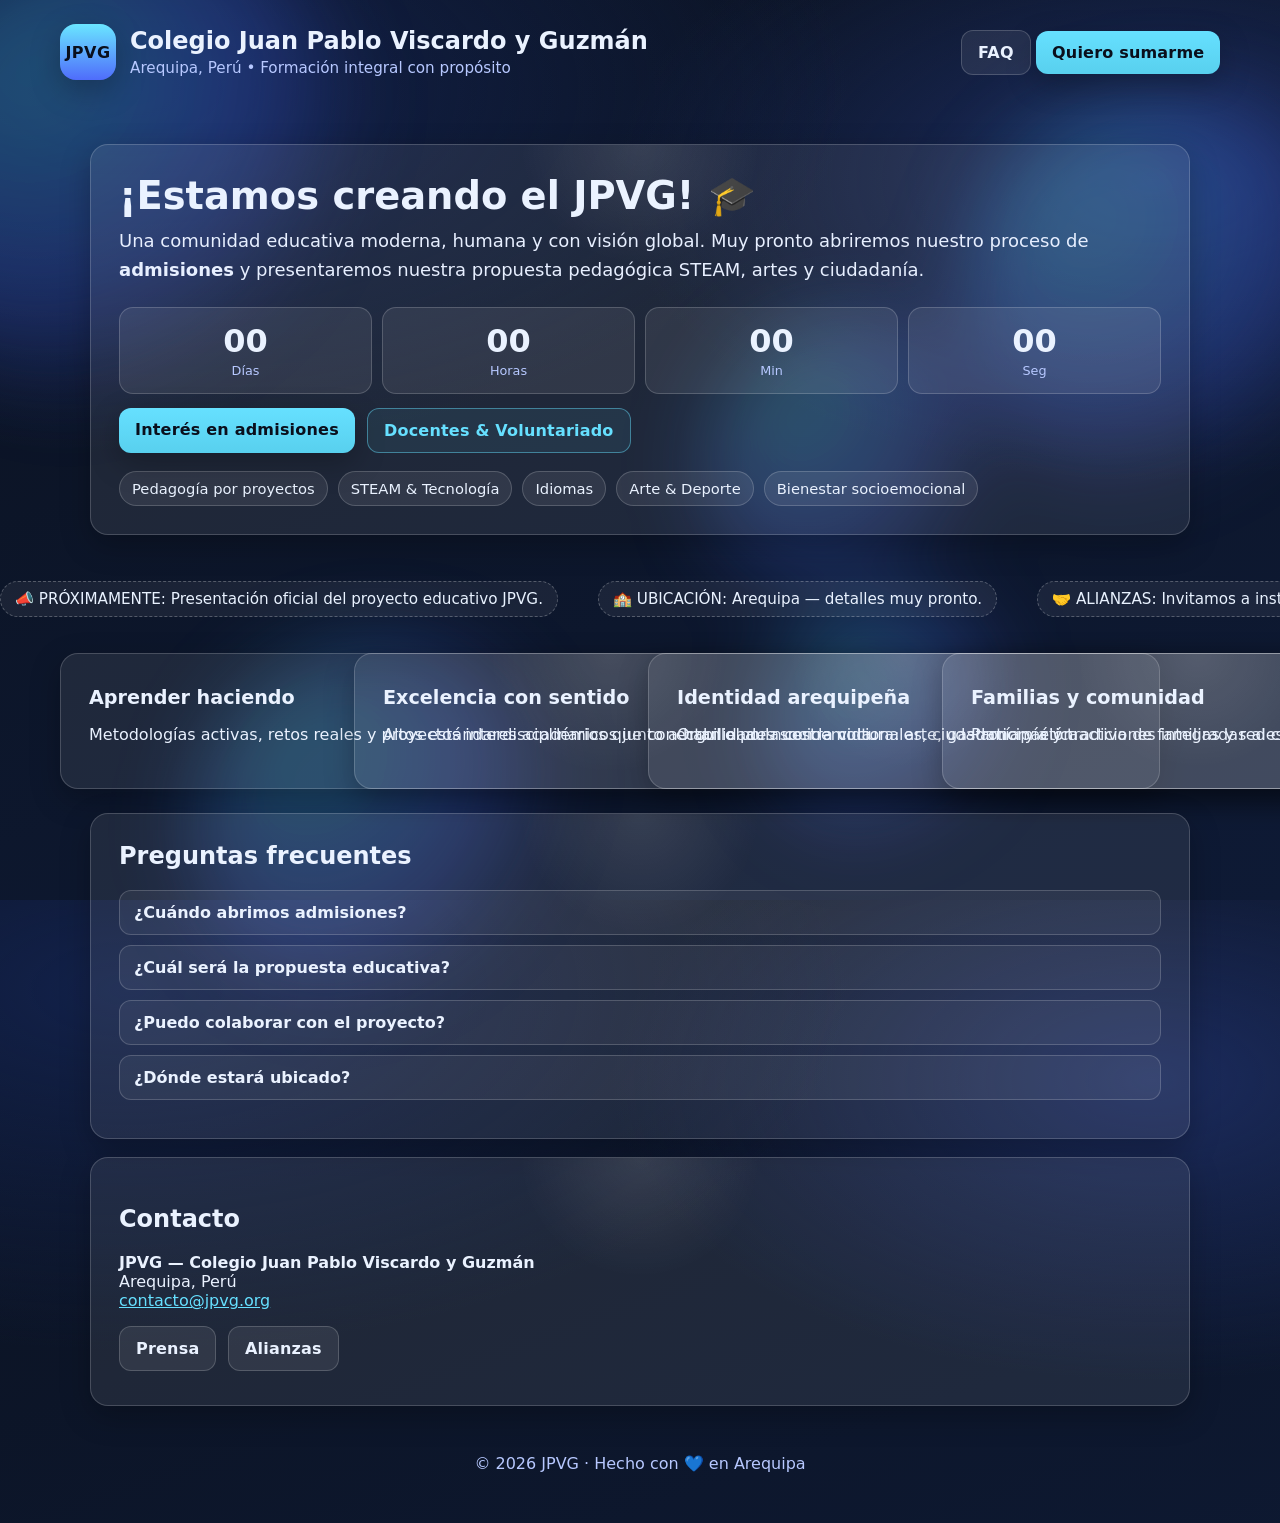
<file: index.html>
<!DOCTYPE html>
<html lang="es">
<head>
  <meta charset="UTF-8" />
  <meta name="viewport" content="width=device-width, initial-scale=1" />
  <title>JPVG | Colegio Juan Pablo Viscardo y Guzmán — Arequipa</title>
  <meta name="description" content="Sitio oficial en construcción del Colegio Juan Pablo Viscardo y Guzmán (JPVG) - Arequipa, Perú. Próximamente matrículas, admisiones, noticias y más." />
  <link rel="preconnect" href="https://fonts.gstatic.com" crossorigin>
  <link rel="stylesheet" href="style.css" />
  <link rel="icon" href="data:image/svg+xml,%3Csvg xmlns='http://www.w3.org/2000/svg'%3E%3Ctext y='32' font-size='32' %3E🎓%3C/text%3E%3C/svg%3E">
</head>
<body>
  <!-- Fondo animado -->
  <div class="bg-animated" aria-hidden="true">
    <span></span><span></span><span></span><span></span><span></span>
  </div>

  <header class="site-header">
    <div class="brand">
      <div class="logo" aria-hidden="true">JPVG</div>
      <div class="titles">
        <h1 class="brand-name">Colegio Juan Pablo Viscardo y Guzmán</h1>
        <p class="brand-meta">Arequipa, Perú • Formación integral con propósito</p>
      </div>
    </div>
    <nav class="top-actions">
      <a class="btn ghost" href="#faq">FAQ</a>
      <a class="btn primary" href="mailto:contacto@jpvg.org?subject=Quiero%20sumarme%20al%20JPVG">Quiero sumarme</a>
    </nav>
  </header>

  <main>
    <!-- Hero -->
    <section class="hero">
      <div class="glass card hero-card">
        <h2>¡Estamos creando el JPVG! 🎓</h2>
        <p class="lead">
          Una comunidad educativa moderna, humana y con visión global.
          Muy pronto abriremos nuestro proceso de <strong>admisiones</strong> y
          presentaremos nuestra propuesta pedagógica STEAM, artes y ciudadanía.
        </p>

        <!-- Contador (ajusta data-launch para la fecha objetivo) -->
        <div class="countdown" data-launch="2026-03-01T12:00:00">
          <div class="cd-item"><span class="num" id="cd-days">--</span><span class="lab">Días</span></div>
          <div class="cd-item"><span class="num" id="cd-hours">--</span><span class="lab">Horas</span></div>
          <div class="cd-item"><span class="num" id="cd-mins">--</span><span class="lab">Min</span></div>
          <div class="cd-item"><span class="num" id="cd-secs">--</span><span class="lab">Seg</span></div>
        </div>

        <div class="cta-row">
          <a class="btn primary" href="mailto:admisiones@jpvg.org?subject=Interés%20en%20admisión%20JPVG&body=Hola%2C%20quisiera%20recibir%20información%20de%20admisiones.">Interés en admisiones</a>
          <a class="btn outline" href="mailto:talento@jpvg.org?subject=Docencia%20o%20voluntariado%20JPVG">Docentes & Voluntariado</a>
        </div>

        <ul class="pill-list" role="list">
          <li>Pedagogía por proyectos</li>
          <li>STEAM & Tecnología</li>
          <li>Idiomas</li>
          <li>Arte & Deporte</li>
          <li>Bienestar socioemocional</li>
        </ul>
      </div>
    </section>

    <!-- Ticker de novedades -->
    <section class="ticker" aria-label="Novedades JPVG">
      <div class="ticker-track">
        <span>📣 PRÓXIMAMENTE: Presentación oficial del proyecto educativo JPVG.</span>
        <span>🏫 UBICACIÓN: Arequipa — detalles muy pronto.</span>
        <span>🤝 ALIANZAS: Invitamos a instituciones y empresas a colaborar.</span>
        <span>🧪 STEAM LAB: laboratorio creativo y clubes de ciencia.</span>
        <span>🎭 Artes: música, teatro y expresiones culturales locales.</span>
      </div>
    </section>

    <!-- Tarjetas de propuesta -->
    <section class="features">
      <article class="glass card">
        <h3>Aprender haciendo</h3>
        <p>Metodologías activas, retos reales y proyectos interdisciplinarios que conectan el aula con la vida.</p>
      </article>
      <article class="glass card">
        <h3>Excelencia con sentido</h3>
        <p>Altos estándares académicos junto a habilidades socioemocionales, ciudadanía y ética.</p>
      </article>
      <article class="glass card">
        <h3>Identidad arequipeña</h3>
        <p>Orgullo por nuestra cultura: arte, gastronomía y tradiciones integradas al currículo.</p>
      </article>
      <article class="glass card">
        <h3>Familias y comunidad</h3>
        <p>Participación activa de familias y redes locales para un desarrollo integral del estudiante.</p>
      </article>
    </section>

    <!-- FAQ -->
    <section id="faq" class="faq glass card">
      <h2>Preguntas frecuentes</h2>
      <details>
        <summary>¿Cuándo abrimos admisiones?</summary>
        <p>Pronto anunciaremos el calendario. Déjanos un correo a <a href="mailto:admisiones@jpvg.org">admisiones@jpvg.org</a> y te avisamos primero.</p>
      </details>
      <details>
        <summary>¿Cuál será la propuesta educativa?</summary>
        <p>Programa STEAM, aprendizaje por proyectos, enfoque socioemocional, artes y deportes, con identidad cultural arequipeña.</p>
      </details>
      <details>
        <summary>¿Puedo colaborar con el proyecto?</summary>
        <p>Sí. Buscamos docentes, voluntarios, aliados y patrocinadores. Escríbenos a <a href="mailto:talento@jpvg.org">talento@jpvg.org</a>.</p>
      </details>
      <details>
        <summary>¿Dónde estará ubicado?</summary>
        <p>En Arequipa. Publicaremos dirección y avances de obra en esta página.</p>
      </details>
    </section>

    <!-- Pie con contacto -->
    <section class="contact glass card">
      <h2>Contacto</h2>
      <p><strong>JPVG — Colegio Juan Pablo Viscardo y Guzmán</strong><br>
        Arequipa, Perú<br>
        <a href="mailto:contacto@jpvg.org">contacto@jpvg.org</a>
      </p>
      <div class="cta-row">
        <a class="btn ghost" href="mailto:prensa@jpvg.org?subject=Prensa%20y%20comunicaciones">Prensa</a>
        <a class="btn ghost" href="mailto:alianzas@jpvg.org?subject=Alianzas%20institucionales">Alianzas</a>
      </div>
    </section>
  </main>

  <footer class="site-footer">
    © <span id="year"></span> JPVG · Hecho con 💙 en Arequipa
  </footer>

  <script>
    // Año dinámico en el footer
    document.getElementById('year').textContent = new Date().getFullYear();

    // Contador
    (function () {
      const root = document.querySelector('.countdown');
      if (!root) return;
      const target = new Date(root.getAttribute('data-launch') || new Date().toISOString());
      const d = el => document.getElementById(el);

      function pad(n) { return String(n).padStart(2, '0'); }

      function tick() {
        const now = new Date();
        const diff = target - now;
        if (diff <= 0) {
          d('cd-days').textContent = '00';
          d('cd-hours').textContent = '00';
          d('cd-mins').textContent = '00';
          d('cd-secs').textContent = '00';
          root.setAttribute('aria-label', 'El JPVG ha iniciado');
          return;
        }
        const secs = Math.floor(diff / 1000) % 60;
        const mins = Math.floor(diff / (1000 * 60)) % 60;
        const hours = Math.floor(diff / (1000 * 60 * 60)) % 24;
        const days = Math.floor(diff / (1000 * 60 * 60 * 24));
        d('cd-days').textContent = days;
        d('cd-hours').textContent = pad(hours);
        d('cd-mins').textContent = pad(mins);
        d('cd-secs').textContent = pad(secs);
        requestAnimationFrame(tick);
      }
      tick();
    })();

    // Micro-interacción: elevar tarjetas al pasar el mouse en desktop
    const cards = document.querySelectorAll('.card');
    cards.forEach(c => {
      c.addEventListener('mousemove', e => {
        const r = c.getBoundingClientRect();
        const x = e.clientX - r.left;
        const y = e.clientY - r.top;
        c.style.setProperty('--mx', x + 'px');
        c.style.setProperty('--my', y + 'px');
      });
      c.addEventListener('mouseleave', () => {
        c.style.removeProperty('--mx');
        c.style.removeProperty('--my');
      });
    });
  </script>
</body>
</html>
</file>
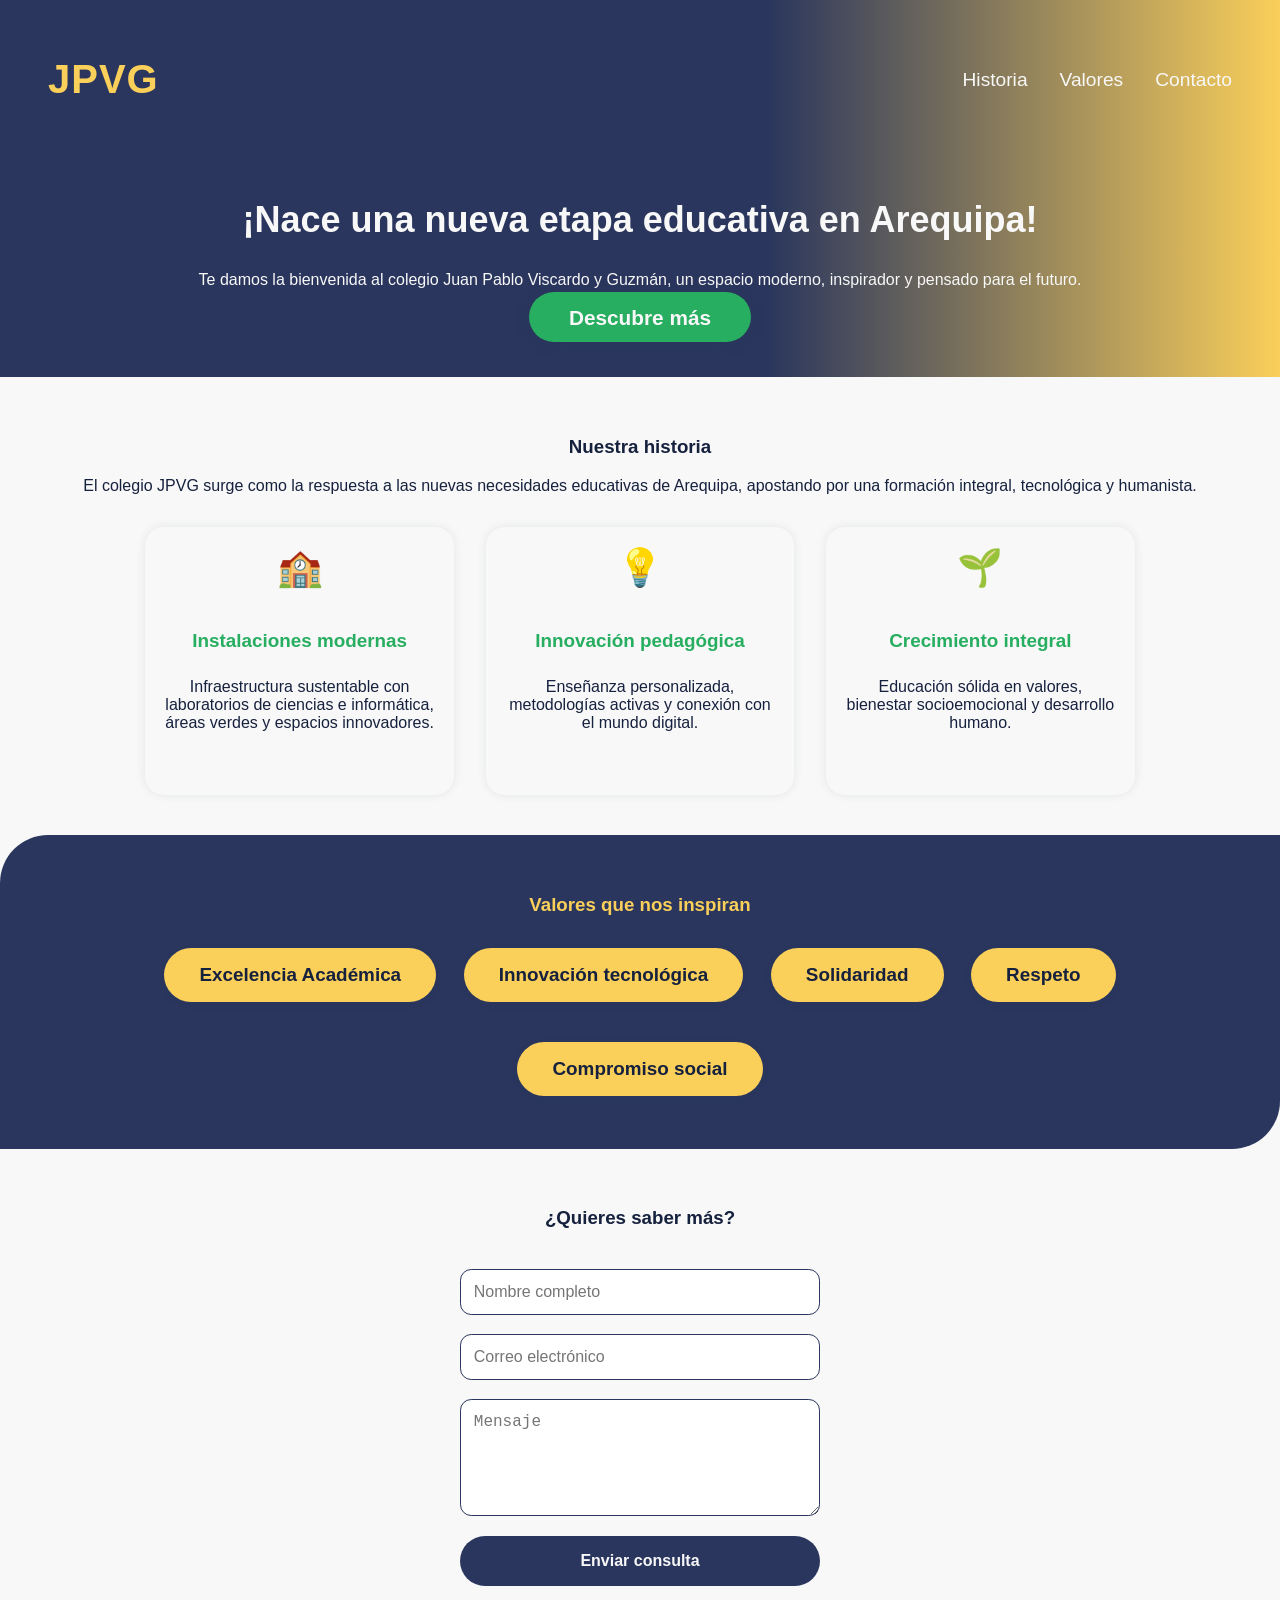
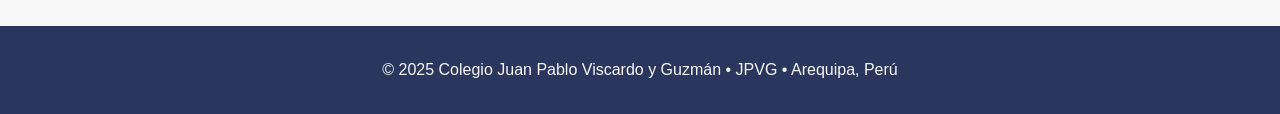
<file: 2.html>
<!DOCTYPE html>
<html lang="es">
<head>
  <meta charset="UTF-8">
  <meta name="viewport" content="width=device-width, initial-scale=1.0">
  <title>JPVG | Colegio Juan Pablo Viscardo y Guzmán</title>
  <link rel="stylesheet" href="styles.css">
</head>
<body>
  <header>
    <nav>
      <h1 class="logo">JPVG</h1>
      <ul>
        <li><a href="#historia">Historia</a></li>
        <li><a href="#valores">Valores</a></li>
        <li><a href="#contacto">Contacto</a></li>
      </ul>
    </nav>
    <div class="hero">
      <h2>¡Nace una nueva etapa educativa en Arequipa!</h2>
      <p>Te damos la bienvenida al colegio Juan Pablo Viscardo y Guzmán, un espacio moderno, inspirador y pensado para el futuro.</p>
      <a class="cta-btn" href="#historia">Descubre más</a>
    </div>
  </header>
  
  <section id="historia" class="section-light">
    <h3>Nuestra historia</h3>
    <p>El colegio JPVG surge como la respuesta a las nuevas necesidades educativas de Arequipa, apostando por una formación integral, tecnológica y humanista.</p>
    <div class="cards">
      <div class="card">
        <span>🏫</span>
        <h4>Instalaciones modernas</h4>
        <p>Infraestructura sustentable con laboratorios de ciencias e informática, áreas verdes y espacios innovadores.</p>
      </div>
      <div class="card">
        <span>💡</span>
        <h4>Innovación pedagógica</h4>
        <p>Enseñanza personalizada, metodologías activas y conexión con el mundo digital.</p>
      </div>
      <div class="card">
        <span>🌱</span>
        <h4>Crecimiento integral</h4>
        <p>Educación sólida en valores, bienestar socioemocional y desarrollo humano.</p>
      </div>
    </div>
  </section>
  
  <section id="valores" class="section-dark">
    <h3>Valores que nos inspiran</h3>
    <ul class="values-list">
      <li>Excelencia Académica</li>
      <li>Innovación tecnológica</li>
      <li>Solidaridad</li>
      <li>Respeto</li>
      <li>Compromiso social</li>
    </ul>
  </section>
  
  <section id="contacto" class="section-light">
    <h3>¿Quieres saber más?</h3>
    <form>
      <input type="text" placeholder="Nombre completo" required>
      <input type="email" placeholder="Correo electrónico" required>
      <textarea placeholder="Mensaje" required></textarea>
      <button type="submit">Enviar consulta</button>
    </form>
  </section>
  
  <footer>
    <p>&copy; 2025 Colegio Juan Pablo Viscardo y Guzmán • JPVG • Arequipa, Perú</p>
  </footer>
</body>
</html>
</file>
<file: style.css>
/* ===== Tipografía & tokens ===== */
@font-face {
  font-family: "InterVar";
  src: local("Inter"), local("Inter var");
  font-display: swap;
}
:root{
  --bg1:#0b1220;
  --bg2:#0e1a35;
  --card-bg:rgba(255,255,255,0.08);
  --glass-border:rgba(255,255,255,0.18);
  --txt:#eaf2ff;
  --muted:#b7c8ff;
  --primary:#66e0ff;
  --primary-strong:#58d0ee;
  --shadow: 0 10px 30px rgba(0,0,0,.25);
  --radius: 18px;
}

*{box-sizing:border-box}
html,body{height:100%}
body{
  margin:0;
  color:var(--txt);
  font-family: Inter, InterVar, system-ui, "Segoe UI", Roboto, Arial, sans-serif;
  background: radial-gradient(1200px 600px at 10% 10%, #12214a 0, transparent 60%),
              radial-gradient(900px 500px at 90% 20%, #1b2b5d 0, transparent 60%),
              linear-gradient(160deg, var(--bg1), var(--bg2));
  overflow-x:hidden;
}

/* ===== Fondo animado con burbujas ===== */
.bg-animated{
  position:fixed; inset:0; z-index:-1;
  filter: blur(40px) saturate(120%);
}
.bg-animated span{
  position:absolute; border-radius:50%;
  background: radial-gradient(circle at 30% 30%, #5ae0ff 0, #4f6cfb 45%, transparent 70%);
  opacity:.25; animation: float 18s infinite ease-in-out alternate;
}
.bg-animated span:nth-child(1){ width:500px; height:500px; left:-120px; top:-80px; animation-duration:20s;}
.bg-animated span:nth-child(2){ width:420px; height:420px; right:-100px; top:10%; animation-duration:16s;}
.bg-animated span:nth-child(3){ width:380px; height:380px; left:15%; bottom:-120px; animation-duration:22s;}
.bg-animated span:nth-child(4){ width:260px; height:260px; right:20%; bottom:5%; animation-duration:19s;}
.bg-animated span:nth-child(5){ width:300px; height:300px; left:55%; top:35%; animation-duration:24s;}
@keyframes float{
  to{ transform: translate3d(0,-30px,0) scale(1.06); opacity:.35; }
}

/* ===== Header ===== */
.site-header{
  max-width:1200px; margin:24px auto; padding:0 20px;
  display:flex; align-items:center; justify-content:space-between; gap:16px;
}
.brand{ display:flex; align-items:center; gap:14px; }
.logo{
  width:56px; height:56px; display:grid; place-items:center;
  border-radius:16px;
  background: linear-gradient(180deg,#6ae6ff,#4f6cfb);
  color:#0a0f1c; font-weight:900; letter-spacing:.5px;
  box-shadow: var(--shadow);
}
.brand-name{ font-size: clamp(1.1rem, 2.5vw, 1.5rem); margin:0; }
.brand-meta{ margin:.2rem 0 0; color:var(--muted); font-size:.95rem; }

/* ===== Botones ===== */
.btn{
  display:inline-block; padding:12px 16px; border-radius:12px; text-decoration:none;
  font-weight:700; letter-spacing:.2px; transition: transform .15s ease, background .2s ease, box-shadow .2s ease;
  will-change: transform;
}
.btn:hover{ transform: translateY(-1px); }
.btn:active{ transform: translateY(0); }
.btn.primary{ background: linear-gradient(180deg, var(--primary), var(--primary-strong)); color:#0a0f1c; box-shadow: var(--shadow); }
.btn.ghost{ background: rgba(255,255,255,.08); color:var(--txt); border:1px solid var(--glass-border); }
.btn.outline{ color:var(--primary); border:1px solid rgba(102,224,255,.45); background: rgba(102,224,255,.08); }

/* ===== Hero ===== */
.hero{
  display:grid; place-items:center; padding:40px 20px 10px;
}
.hero-card h2{
  font-size: clamp(1.6rem, 4vw, 2.4rem); margin:0 0 8px;
}
.lead{ color:#e7efff; font-size: clamp(1rem, 2.2vw, 1.125rem); margin:8px 0 22px; line-height:1.6; }
.cta-row{ display:flex; gap:12px; flex-wrap:wrap; margin:10px 0 6px; }

.pill-list{
  display:flex; gap:10px; flex-wrap:wrap; margin:18px 0 0; padding:0; list-style:none;
}
.pill-list li{
  padding:8px 12px; border-radius:999px; font-size:.92rem;
  background: rgba(255,255,255,.08); border: 1px solid var(--glass-border); color:#eaf2ff;
}

/* ===== Glass cards ===== */
.glass.card{
  width:min(1100px, 92vw);
  padding: clamp(18px, 3vw, 28px);
  border-radius: var(--radius);
  background: var(--card-bg);
  border:1px solid var(--glass-border);
  box-shadow: var(--shadow);
  position:relative;
  overflow:hidden;
}
.glass.card::before{
  /* resaltado suave al mover el mouse (controlado por --mx/--my) */
  content:""; position:absolute; inset:-1px;
  background: radial-gradient(200px 200px at var(--mx, 50%) var(--my, 0%), rgba(255,255,255,.10), transparent 60%);
  pointer-events:none; transition: background .15s ease;
}

/* ===== Countdown ===== */
.countdown{
  display:grid; grid-template-columns: repeat(4, minmax(68px, 1fr));
  gap:10px; margin: 16px 0 14px;
}
.cd-item{
  background: rgba(255,255,255,.08); border:1px solid var(--glass-border);
  padding:14px 10px; border-radius:14px; text-align:center;
}
.cd-item .num{ font-size: clamp(1.4rem, 4vw, 2rem); font-weight:800; display:block; }
.cd-item .lab{ font-size:.8rem; color:var(--muted); }

/* ===== Ticker ===== */
.ticker{ overflow:hidden; margin:26px auto; }
.ticker-track{
  display:inline-flex; gap:40px; white-space:nowrap; padding:10px 0;
  animation: scroll 28s linear infinite;
  will-change: transform;
}
.ticker-track span{
  padding:8px 14px; border-radius:999px; border:1px dashed rgba(255,255,255,.25);
  background: rgba(255,255,255,.06);
  color:#e9f2ff; font-size:.95rem;
}
@keyframes scroll{
  from{ transform: translateX(0); }
  to{ transform: translateX(-50%); }
}

/* ===== Features ===== */
.features{
  max-width:1200px; margin: 6px auto 24px; padding:0 20px;
  display:grid; gap:16px;
  grid-template-columns: repeat(auto-fit, minmax(250px, 1fr));
}
.features .card h3{ margin:4px 0 8px; font-size:1.2rem; }

/* ===== FAQ ===== */
.faq{ max-width:1100px; margin: 12px auto; }
.faq h2{ margin-top:0; }
details{
  border:1px solid var(--glass-border); background: rgba(255,255,255,.06);
  padding:12px 14px; border-radius:12px; margin:10px 0;
}
details[open]{ background: rgba(255,255,255,.09); }
summary{ cursor:pointer; font-weight:700; list-style:none; }
summary::-webkit-details-marker{ display:none; }

/* ===== Contacto ===== */
.contact{ max-width:1100px; margin: 18px auto; }
.contact a{ color: var(--primary); }

/* ===== Footer ===== */
.site-footer{
  text-align:center; color:var(--muted);
  padding:30px 20px 50px;
}

/* ===== Responsivo ===== */
@media (max-width: 560px){
  .site-header{ flex-direction:column; align-items:flex-start; gap:10px; }
  .top-actions{ display:flex; gap:8px; }
  .brand-meta{ font-size:.9rem; }
  .countdown{ grid-template-columns: repeat(2, minmax(68px, 1fr)); }
}
</file>
<file: styles.css>
/* Paleta de colores institucional */
:root {
  --jpvg-azul: #2a365d;
  --jpvg-amarillo: #facf5a;
  --jpvg-verde: #27ae60;
  --jpvg-blanco: #f8f8f8;
  --jpvg-oscuro: #16213e;
}

body {
  font-family: 'Segoe UI', Arial, sans-serif;
  margin: 0;
  padding: 0;
  background: var(--jpvg-blanco);
  color: var(--jpvg-oscuro);
}

header {
  background: linear-gradient(90deg, var(--jpvg-azul) 60%, var(--jpvg-amarillo) 100%);
  color: var(--jpvg-blanco);
  padding-bottom: 3rem;
}

nav {
  display: flex;
  align-items: center;
  justify-content: space-between;
  padding: 1.5rem 3rem 1rem 3rem;
}

.logo {
  font-size: 2.5rem;
  font-weight: bold;
  color: var(--jpvg-amarillo);
  letter-spacing: 1px;
}

nav ul {
  list-style: none;
  display: flex;
  gap: 2rem;
}

nav a {
  color: var(--jpvg-blanco);
  text-decoration: none;
  font-size: 1.2rem;
  transition: color .3s;
}

nav a:hover {
  color: var(--jpvg-verde);
}

.hero {
  text-align: center;
  margin-top: 3rem;
  animation: fadeIn 1.2s ease-in both;
}

.hero h2 {
  font-size: 2.25rem;
  font-weight: 700;
}

.cta-btn {
  margin-top: 1.4rem;
  background: var(--jpvg-verde);
  color: var(--jpvg-blanco);
  border: none;
  padding: 0.85rem 2.5rem;
  font-size: 1.3rem;
  border-radius: 2rem;
  text-decoration: none;
  transition: background .3s, transform .3s;
  font-weight: 600;
  box-shadow: 0 2px 15px rgba(42,54,93,0.2);
}

.cta-btn:hover {
  background: var(--jpvg-amarillo);
  color: var(--jpvg-oscuro);
  transform: scale(1.04);
}

.section-light,
.section-dark {
  padding: 2.5rem 2rem;
  text-align: center;
}

.section-light {
  background: var(--jpvg-blanco);
  color: var(--jpvg-oscuro);
}

.section-dark {
  background: var(--jpvg-azul);
  color: var(--jpvg-amarillo);
  border-top-left-radius: 3rem;
  border-bottom-right-radius: 3rem;
}

.cards {
  display: flex;
  justify-content: center;
  gap: 2rem;
  margin-top: 2rem;
  flex-wrap: wrap;
}

.card {
  background: var(--jpvg-blanco);
  box-shadow: 0 0 10px rgba(42,54,93,0.10);
  border-radius: 1.2rem;
  padding: 1.2rem 1.2rem;
  width: 270px;
  min-height: 230px;
  display: flex;
  flex-direction: column;
  align-items: center;
  transition: transform .3s, box-shadow .3s;
}

.card:hover {
  transform: translateY(-6px) scale(1.03);
  box-shadow: 0 6px 24px rgba(42,54,93,0.13);
}

.card span {
  font-size: 2.3rem;
  margin-bottom: 1rem;
}

.card h4 {
  color: var(--jpvg-verde);
  font-size: 1.18rem;
  margin-bottom: 0.6rem;
}

.card p {
  font-size: 1rem;
}

.values-list {
  display: flex;
  justify-content: center;
  gap: 1.7rem;
  flex-wrap: wrap;
  list-style: none;
  margin: 2rem 0 0 0;
  padding: 0;
}

.values-list li {
  background: var(--jpvg-amarillo);
  color: var(--jpvg-oscuro);
  padding: 1rem 2.2rem;
  border-radius: 1.8rem;
  font-weight: 600;
  font-size: 1.18rem;
  box-shadow: 0 2px 7px rgba(42,54,93,0.10);
  margin-bottom: 0.8rem;
}

form {
  margin: 2.5rem auto 0 auto;
  max-width: 360px;
  display: flex;
  flex-direction: column;
  gap: 1.2rem;
}

input, textarea {
  padding: 0.8rem;
  border-radius: 0.7rem;
  border: 1.5px solid var(--jpvg-azul);
  font-size: 1rem;
}

textarea {
  resize: vertical;
  min-height: 90px;
}

button[type="submit"] {
  background: var(--jpvg-azul);
  color: var(--jpvg-blanco);
  border: none;
  padding: 1rem 1.2rem;
  border-radius: 2rem;
  font-size: 1rem;
  transition: background .3s;
  font-weight: 600;
}

button[type="submit"]:hover {
  background: var(--jpvg-verde);
  color: var(--jpvg-oscuro);
}

footer {
  background: var(--jpvg-azul);
  color: var(--jpvg-blanco);
  text-align: center;
  padding: 1.2rem 0;
  margin-top: 0;
  font-size: 1rem;
}

@keyframes fadeIn {
  from {
    opacity: 0;
    transform: translateY(26px);
  }
  to {
    opacity: 1;
    transform: translateY(0);
  }
}

/* Adaptativo para celular */
@media (max-width: 900px) {
  nav {
    flex-direction: column;
    gap: 1rem;
    padding: 1rem;
  }
  .cards {
    flex-direction: column;
    align-items: center;
    gap: 1rem;
  }
}
</file>
